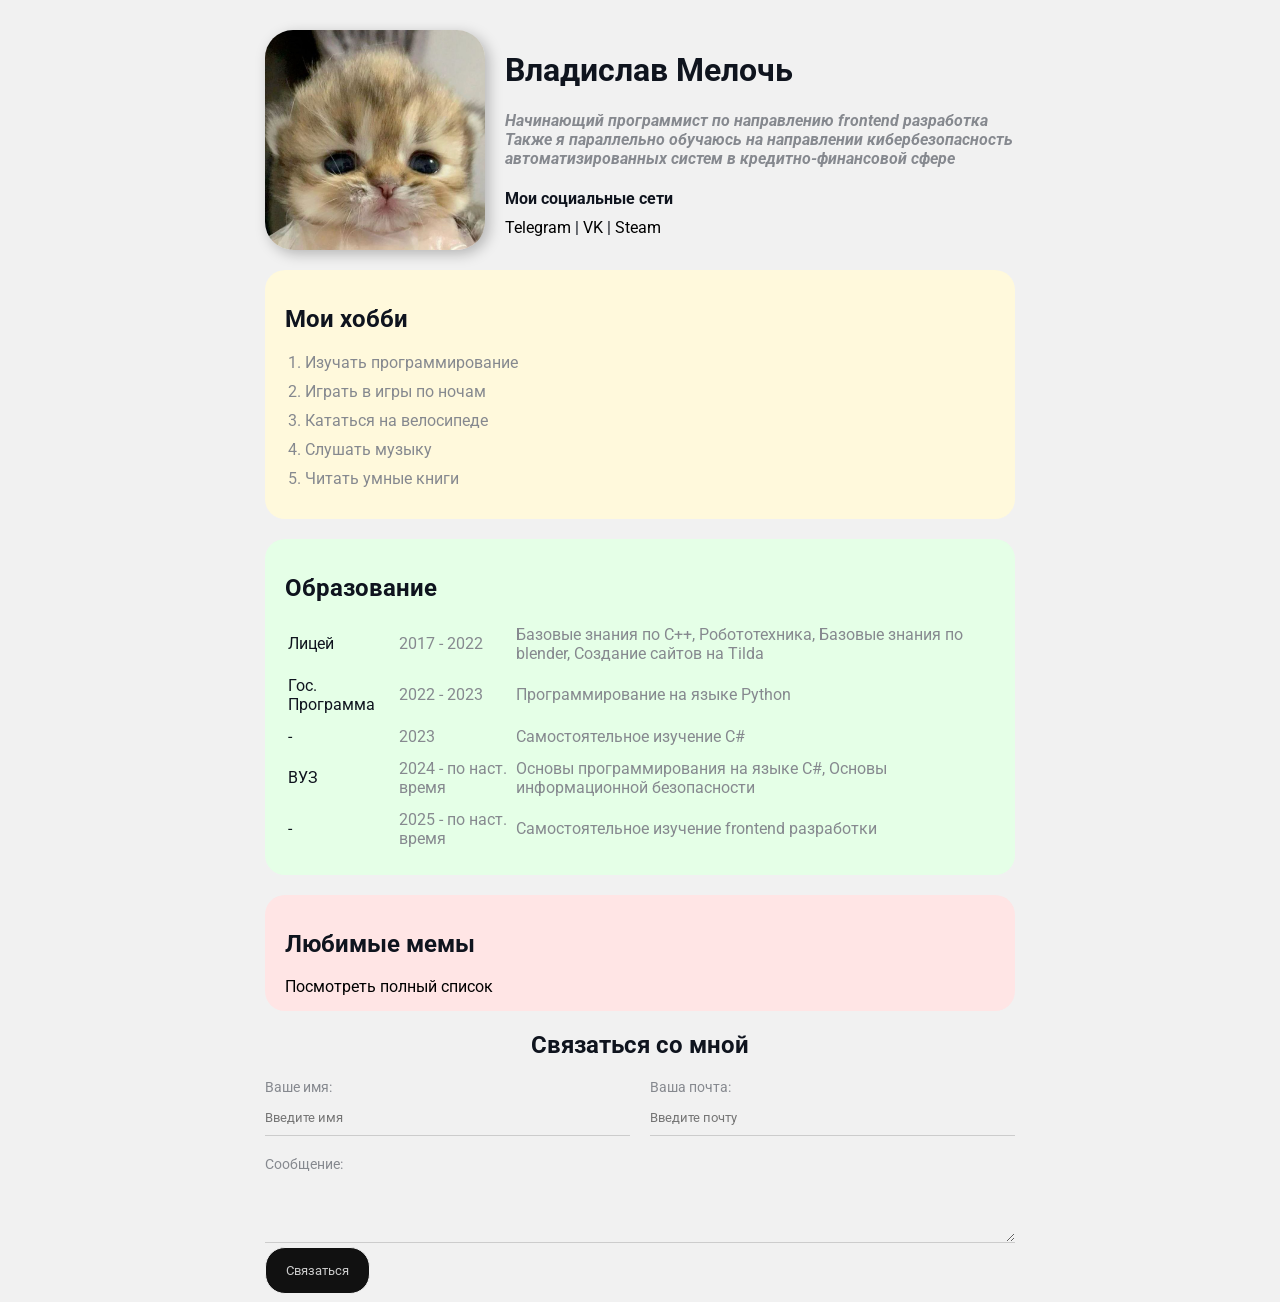
<file: index.html>
<!DOCTYPE html>
<html lang="ru">

<head>
    <meta charset="UTF-8">
    <meta name="keywords" content="веб-разработка, создание сайтов, HTML, CSS, JavaScript, JS, TypeScript, TS, React, Vue, фронтенд, программирование, верстка сайтов, PHP,">
    <meta name="description" content="Сайт-резюме самого мелочного человека">
    <meta name="author" content="Meloch">
    <meta name="viewport" content="width=device-width, initial-scale=1">
    <meta name="apple-mobile-web-app-capable" content="yes">

    <title>meloch | site</title>

    <link rel="icon" href="image\icon_1.jpg">
    <link rel="stylesheet" href="style.css">
</head>

<body>
    <div class="container">

        <div class="info">
            <img src="image\cat_1.jpg" alt="Изображение кота" class="avatar">

            <div class="info-text">
                <h1>Владислав Мелочь</h1>

                <p><em>Начинающий программист по направлению <strong>frontend разработка</strong></em></p>
                <p>Также я параллельно обучаюсь на направлении кибербезопасность автоматизированных систем в кредитно-финансовой сфере</p>
            
                <h4>Мои социальные сети</h4>

                <a href="https://t.me" target="_blank">Telegram</a>
                |
                <a href="https://vk.com" target="_blank">VK</a>
                |
                <a href="https://steamcommunity.com" target="_blank">Steam</a>
            </div>
        </div>

        <div class="card bg-yellow">
            <h2>Мои хобби</h2>

            <ol type="1" start="1" class="list">
                <li>Изучать программирование</li>
                <li>Играть в игры по ночам</li>
                <li>Кататься на велосипеде</li>
                <li>Слушать музыку</li>
                <li>Читать умные книги</li>
            </ol>
        </div>

        <div class="card bg-green table">
            <h2>Образование</h2>

            <table>
                <tbody>
                    <tr>
                        <td>Лицей</td>
                        <td>2017 - 2022</td>
                        <td>Базовые знания по С++, Робототехника, Базовые знания по blender, Создание сайтов на Tilda</td>
                    </tr>
                    <tr>
                        <td>Гос. Программа</td>
                        <td>2022 - 2023</td>
                        <td>Программирование на языке Python</td>
                    </tr>
                    <tr>
                        <td>-</td>
                        <td>2023</td>
                        <td>Самостоятельное изучение C#</td>
                    </tr>
                    <tr>
                        <td>ВУЗ</td>
                        <td>2024 - по наст. время</td>
                        <td>Основы программирования на языке C#, Основы информационной безопасности</td>
                    </tr>
                    <tr>
                        <td>-</td>
                        <td>2025 - по наст. время</td>
                        <td>Самостоятельное изучение frontend разработки</td>
                    </tr>
                </tbody>
            </table>
        </div>

        <div class="card bg-red">
            <h2>Любимые мемы</h2>

            <a href="prog.html">Посмотреть полный список</a>
        </div>

        <div class="contact">
            <h2>Связаться со мной</h2>
            
            <form action="">
                <div class="row">
                    <div class="form-group">
                        <label for="name">Ваше имя:</label>
                        <input id="name" name="name-user" type="text" placeholder="Введите имя" required="yes">
                    </div>

                    <div class="form-group">
                        <label for="email">Ваша почта:</label>
                        <input id="email" name="email-user" type="email" placeholder="Введите почту" required="yes">
                    </div>
                </div>

                <div class="form-group">
                    <label for="message">Сообщение:</label>
                    <textarea id="message" name="text-user" rows="3" cols="30" wrap="hard" required="yes"></textarea>
                </div>

                <input type="submit" value="Связаться" class="btn">
            </form>
        </div>
    </div>
</body>



<!-- <footer class="container">
    <h3>Почта для сотрудничества</h3>
    <p>Почтовый ящик: <a href="mailto:zxc2003zxc@gmail.ru?subject=Запрос%20о%20сотрудничестве&body=Здравствуйте!%20Меня%20Зовут%20(ФИО).%0D%0AПишу вам по поводу сотрудничества..." title="Написать о сотрудничестве">zxc2003zxc@gmail.ru</a></p>
    <p>©Напуганный котик очень опасен! Не нарушайте его авторские права, иначе он испугается и нассыт!</p>
</footer> -->

</html>
</file>
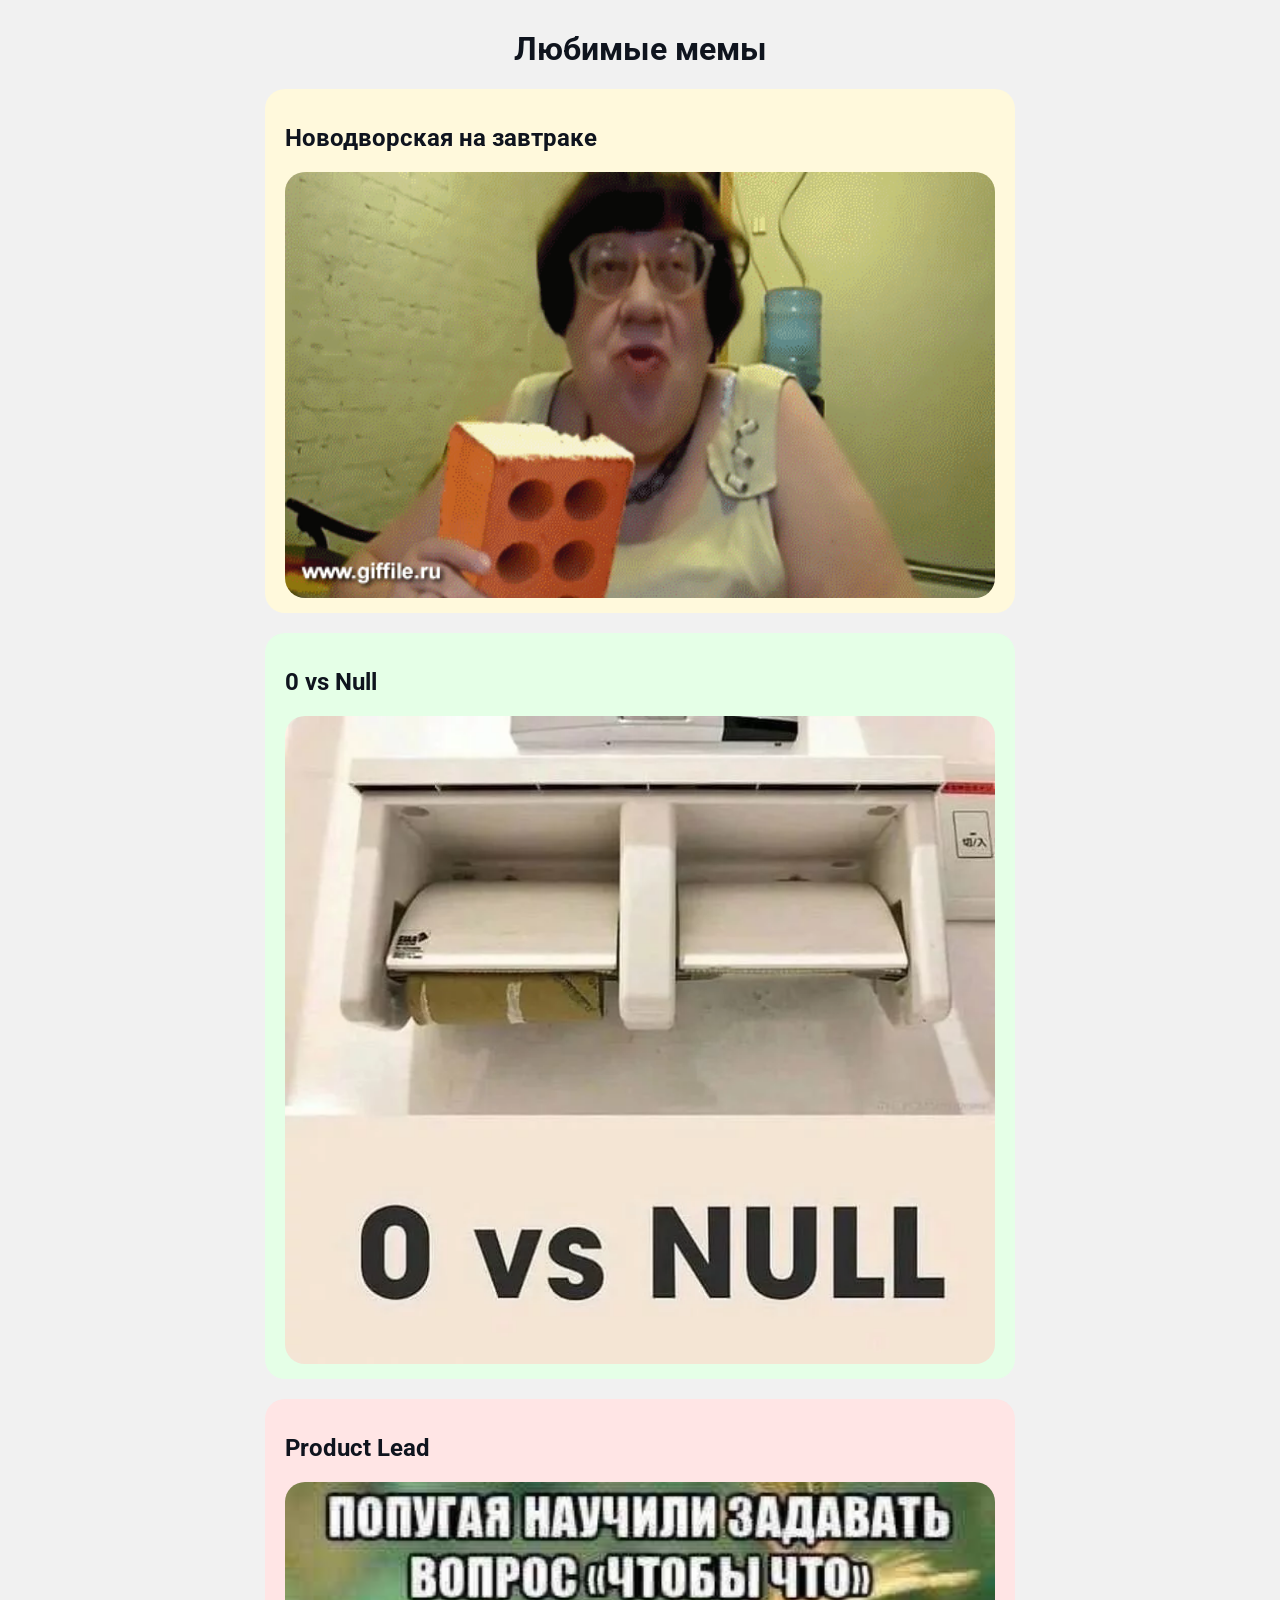
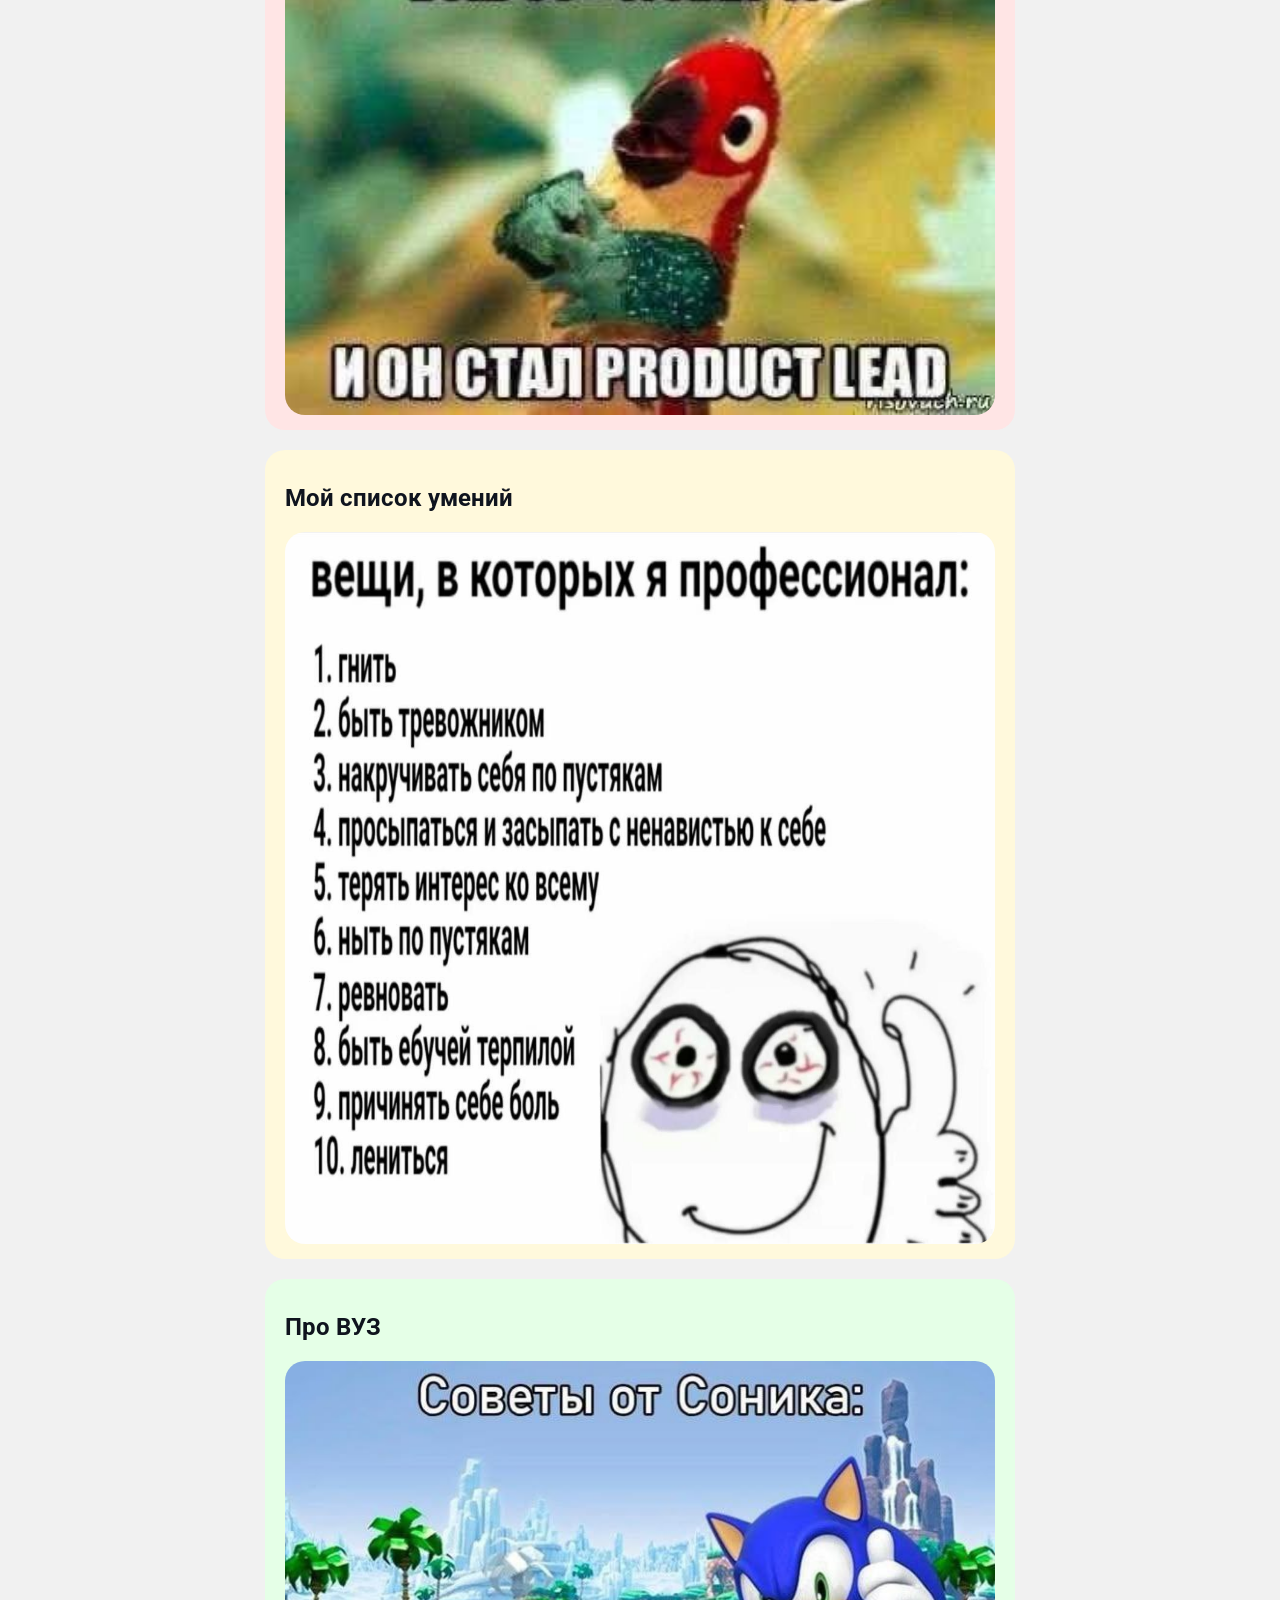
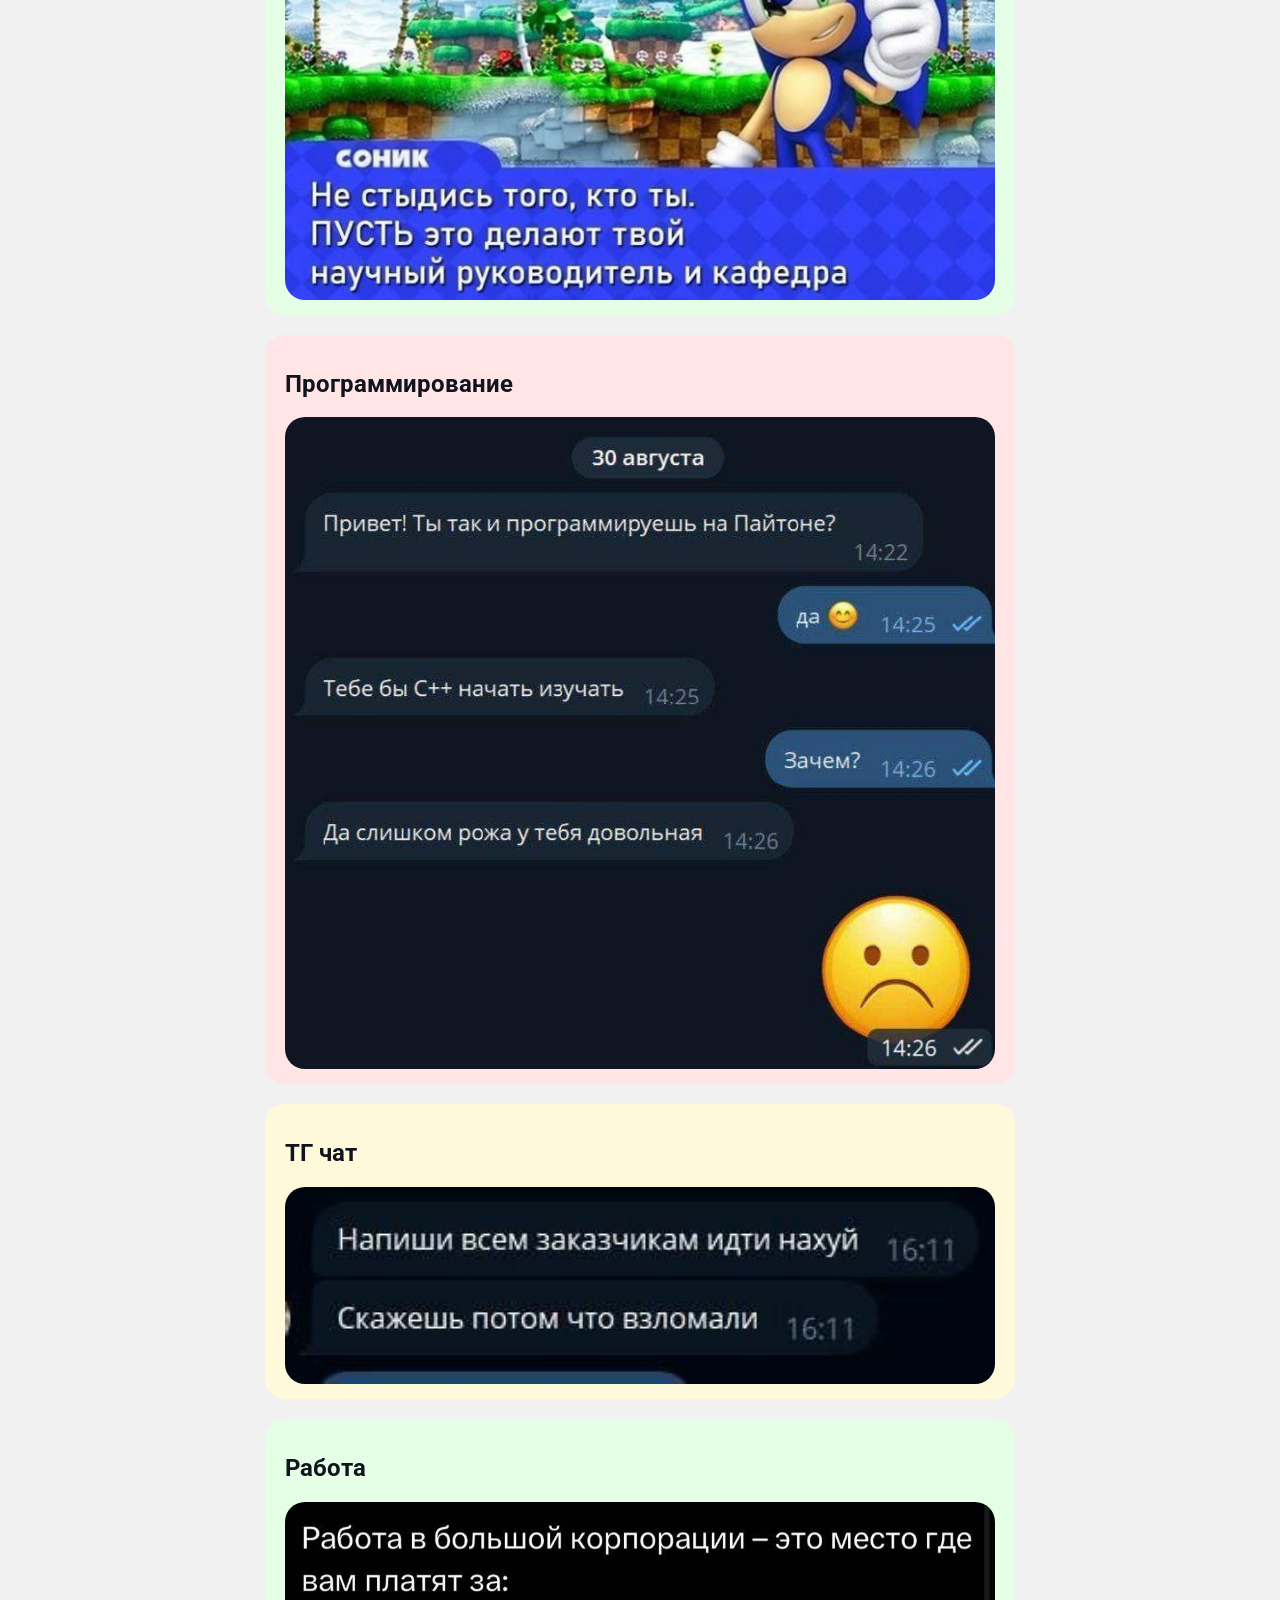
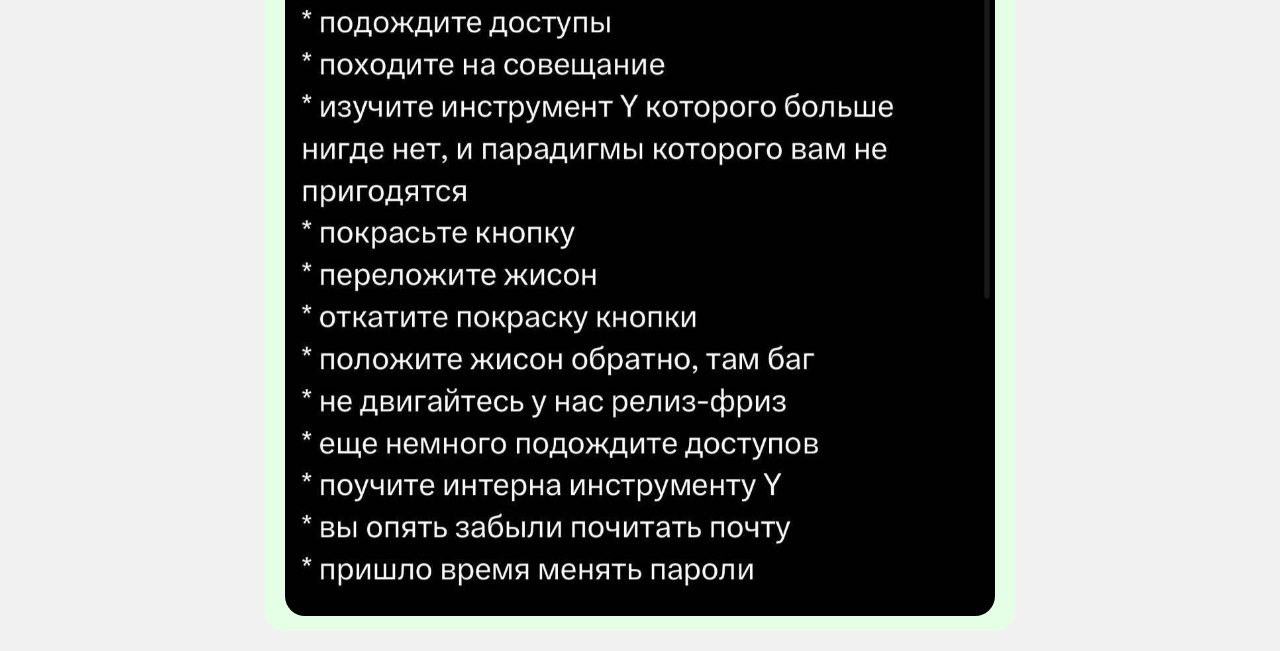
<file: prog.html>
<!DOCTYPE html>
<html lang="ru">
<head>
    <meta charset="UTF-8">
    <meta name="keywords" content="веб-разработка, создание сайтов, HTML, CSS, JavaScript, JS, TypeScript, TS, React, Vue, фронтенд, программирование, верстка сайтов, PHP,">
    <meta name="description" content="Сайт-резюме самого мелочного человека">
    <meta name="author" content="Meloch">
    <meta name="viewport" content="width=device-width, initial-scale=1">
    <meta name="apple-mobile-web-app-capable" content="yes">

    <title>meloch | meme</title>

    <link rel="icon" href="image\icon_1.jpg">
    <link rel="stylesheet" href="style.css">
</head>
<body>
    <div class="container">
        <h1 id="prog-h1" name="prog">Любимые мемы</h1>

        <div class="card bg-yellow">
            <h2>Новодворская на завтраке</h2>
            <img src="image\nvdvrsk.gif" alt="Я люблю кушать кирпичи" class="card-with-meme">
        </div>

        <div class="card bg-green">
            <h2>0 vs Null</h2>
            <img src="image\ftulki2.webp" alt="Я люблю кушать кирпичи" class="card-with-meme">
        </div>

        <div class="card bg-red">
            <h2>Product Lead</h2>
            <img src="image\kesha.jpg" alt="Я люблю кушать кирпичи" class="card-with-meme">
        </div>

        <div class="card bg-yellow">
            <h2>Мой список умений</h2>
            <img src="image\ollivo.jpg" alt="Я люблю кушать кирпичи" class="card-with-meme">
        </div>

        <div class="card bg-green">
            <h2>Про ВУЗ</h2>
            <img src="image\sonic.jpg" alt="Я люблю кушать кирпичи" class="card-with-meme">
        </div>

        <div class="card bg-red">
            <h2>Программирование</h2>
            <img src="image\tggrust.jpg" alt="Я люблю кушать кирпичи" class="card-with-meme">
        </div>

        <div class="card bg-yellow">
            <h2>ТГ чат</h2>
            <img src="image\tgvz.jpg" alt="Я люблю кушать кирпичи" class="card-with-meme">
        </div>

        <div class="card bg-green">
            <h2>Работа</h2>
            <img src="image\ullivo.jpg" alt="Я люблю кушать кирпичи" class="card-with-meme">
        </div>
    </div>
</body>
</html>
</file>
<file: style.css>
@import url('https://fonts.googleapis.com/css2?family=Roboto:ital,wght@0,100..900;1,100..900&display=swap');

body {
    background-color: #f1f1f1;
    color: #0f141e;
    
    font: normal 16px "Roboto", sans-serif;
}

a { /* дефолт */
    color: black;
    text-decoration: none;
}

a:hover { /* при наведении */
    text-decoration: underline;
}

a:active { /* при нажатии */
    color: grey; 
}

a:visited { /* при посещении */
    color: black; 
}

.avatar {
    width: 220px;
    border-radius: 28px;
    box-shadow: 4px 4px 14px rgba(0, 0, 0, 0.25);
}

.info {
    margin-bottom: 20px;
    display: flex;
}

@media (max-width: 750px) {
    .info {
        display: block;
        text-align: center;
    }
}

.info p {
    color: #86898f;
    margin: 0;
    font-style: italic;
    font-weight: bold;
}

.info-text {
    margin-left: 20px;
}

.info-text h4 {
    margin-bottom: 10px;
}

.container {
    max-width: 750px;
    margin: auto;
    margin-top: 30px;
}

/* .social {
    background-color: red;
    padding-top: 15px;
    padding-right: 20px;
    padding-bottom: 25px;
    padding-left: 30px;
    border: 5px solid blue;
    margin: 20px;
} */

.bg-yellow {
    background-color: #fff9dc;
}

.bg-green {
    background-color: #e5ffe7;
}

.bg-red {
    background-color: #ffe5e5;
}

.card {
    padding: 15px 20px;
    margin-bottom: 20px;
    border-radius: 20px;
}

.list {
    padding-left: 20px;
}

.list li {
    color: #86898f;
    margin-bottom: 10px;
}

.table td {
    padding-bottom: 10px;
}

.table td:nth-child(2),
.table td:nth-child(3) {
    color: #86898f;
}

.contact h2 {
    text-align: center; /* расположение текста */
}

.form-group label {
    display: block; /* меняем на блочный тип */
    font-size: 14px; 
    color: #86898f; 
}

.form-group input, 
.form-group textarea {
    width: 100%; /* растягиваем форму на ширину родительского класса container */
    border: none; /* убираем черную рамку с дефолтной текстовой формы */
    box-sizing: border-box; /* ??? */
    background: transparent; /* делаем форму прозрачной */
    border-bottom: 1px solid #ccc; /* добавляем линию под формой */
    color: #000;
    padding: 15px 0 10px;
    outline: none; /* убираем "границу", которая активируется при нажатии на форму */
    font-family: inherit; /* наследуем шрифт */
}

.row {
    display: flex;
    margin-bottom: 20px;
}

.row > .form-group { /* обращение к классу-потомку*/
    width: 50%;
}

.row > .form-group:first-child {
    margin-right: 20px;
}

.btn {
    color: #ccc;
    background-color: #111;
    border: 1px solid #f1f1f1;
    border-radius: 20px;
    padding: 15px 20px;
    font-family: inherit;
    cursor: pointer;
}

/* .btn:hover {
    color: #111;
    background-color: #f1f1f1;
    border: 1px solid #111;
} */

.btn:hover {
    opacity: 0.9;
}

.card-with-meme {
    display: block;
    margin-left: auto;
    margin-right: auto;
    width: 100%;
    border-radius: 20px;
}

#prog-h1 {
    text-align: center;
}
</file>
